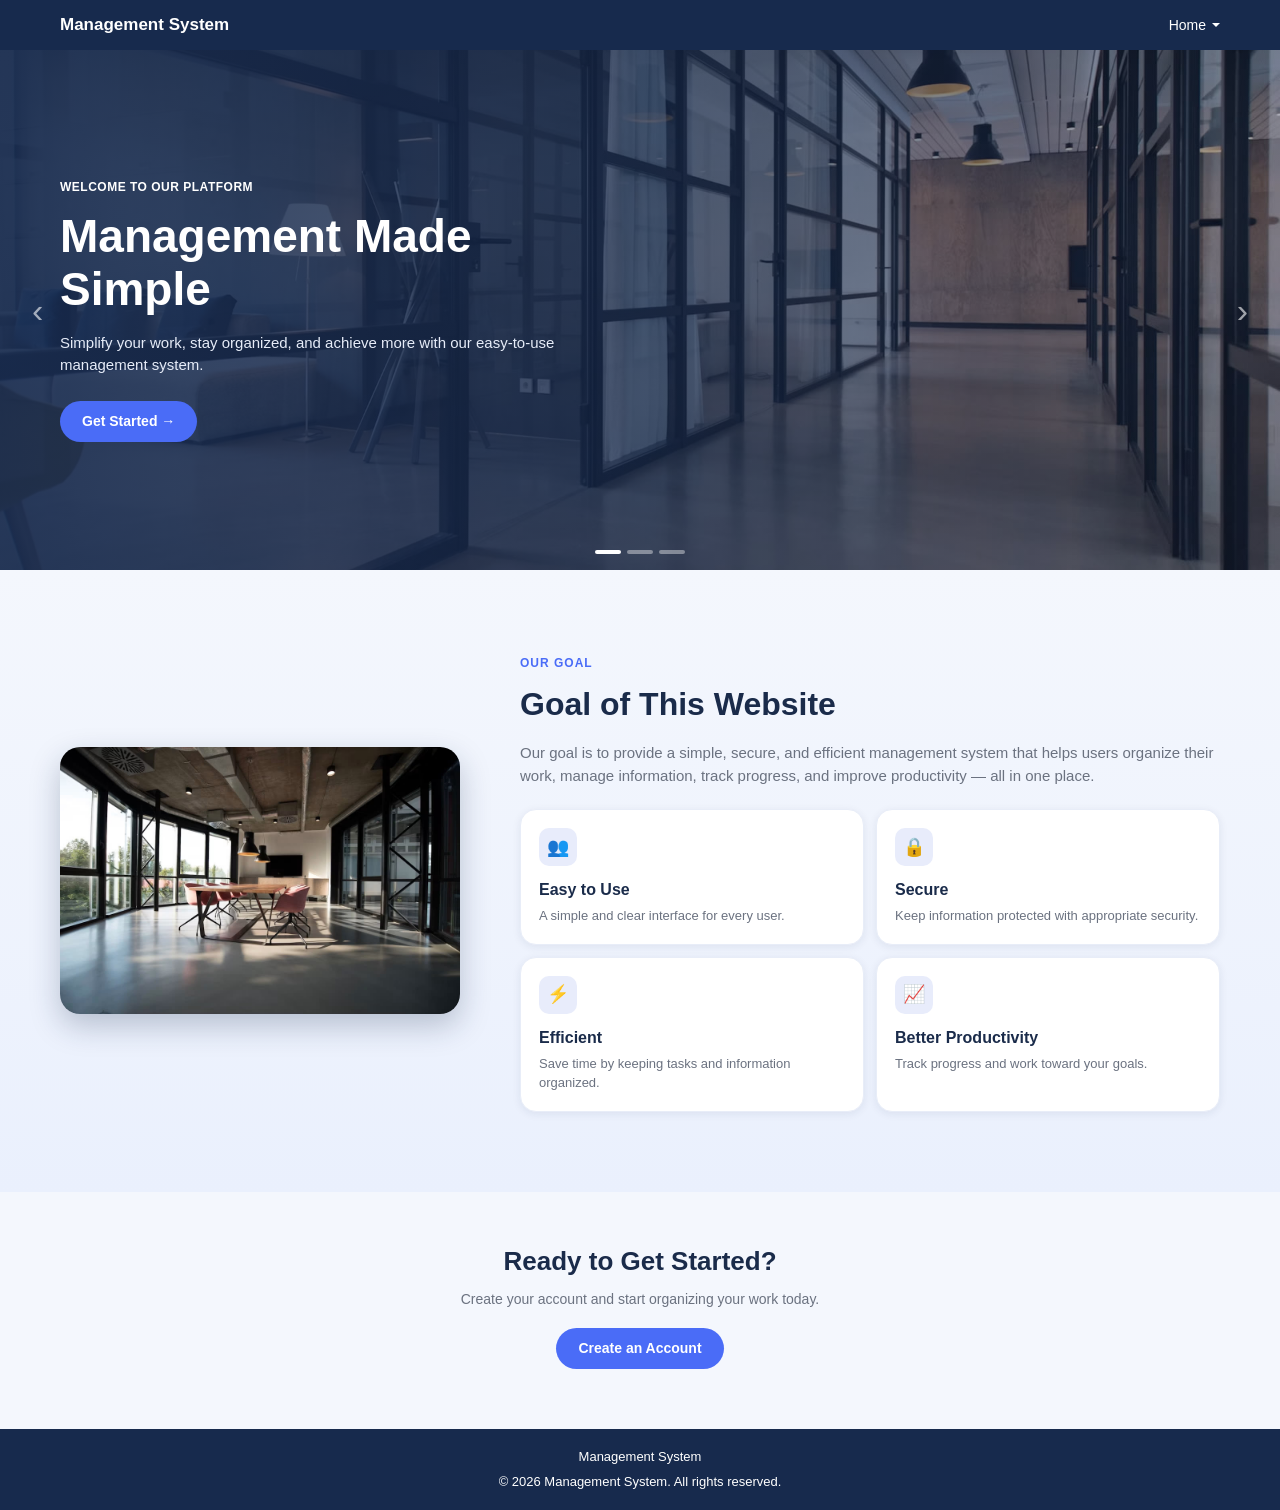
<file: index.html>
<!DOCTYPE html>
<html lang="en"><head><meta charset="UTF-8"><meta name="viewport" content="width=device-width,initial-scale=1">
<title>Management System</title><link rel="stylesheet" href="style.css"></head>
<body>
<header class="navbar"><div class="container"><a class="brand" href="index.html">Management System</a><div class="nav-item"><a href="#" onclick="return false">Home</a><div class="dropdown"><a href="login.html">Login</a><a href="register.html">Sign Up</a><a href="help.html">Help</a></div></div></div></header>
<section class="carousel">
 <div class="slide" style="background-image:url(images/hero-corridor.jpg)"><div class="container"><span class="tag">Welcome to our platform</span><h1>Management Made Simple</h1><p>Simplify your work, stay organized, and achieve more with our easy-to-use management system.</p><div><a class="btn" href="register.html">Get Started →</a></div></div></div>
 <div class="slide" style="background-image:url(images/hero-team.jpg)"><div class="container"><span class="tag">Work Together</span><h1>Better Team Collaboration</h1><p>Keep your team connected, organize responsibilities, and manage tasks in one convenient place.</p><div><a class="btn" href="register.html">Join Us →</a></div></div></div>
 <div class="slide" style="background-image:url(images/hero-tasks.jpg)"><div class="container"><span class="tag">Work Smarter</span><h1>Achieve Your Goals</h1><p>Track progress, manage information, and improve productivity with a clear and organized workflow.</p><div><a class="btn" href="login.html">Login Now →</a></div></div></div>
 <button class="arrow prev" aria-label="Previous">‹</button><button class="arrow next" aria-label="Next">›</button>
 <div class="dots"><button aria-label="Slide 1"></button><button aria-label="Slide 2"></button><button aria-label="Slide 3"></button></div>
</section>
<section class="goal"><div class="container">
 <div class="goal-img"><img src="images/goal.jpg" alt="Meeting room"></div>
 <div class="goal-text"><span class="eyebrow">Our Goal</span><h2>Goal of This Website</h2>
  <p>Our goal is to provide a simple, secure, and efficient management system that helps users organize their work, manage information, track progress, and improve productivity — all in one place.</p>
  <div class="features">
   <div class="feature"><div class="icon">👥</div><h3>Easy to Use</h3><p>A simple and clear interface for every user.</p></div>
   <div class="feature"><div class="icon">🔒</div><h3>Secure</h3><p>Keep information protected with appropriate security.</p></div>
   <div class="feature"><div class="icon">⚡</div><h3>Efficient</h3><p>Save time by keeping tasks and information organized.</p></div>
   <div class="feature"><div class="icon">📈</div><h3>Better Productivity</h3><p>Track progress and work toward your goals.</p></div>
  </div></div>
</div></section>
<section class="cta"><h2>Ready to Get Started?</h2><p>Create your account and start organizing your work today.</p><a class="btn" href="register.html">Create an Account</a></section>
<footer class="footer big"><strong>Management System</strong>© 2026 Management System. All rights reserved.</footer>
<script src="script.js"></script></body></html>
</file>
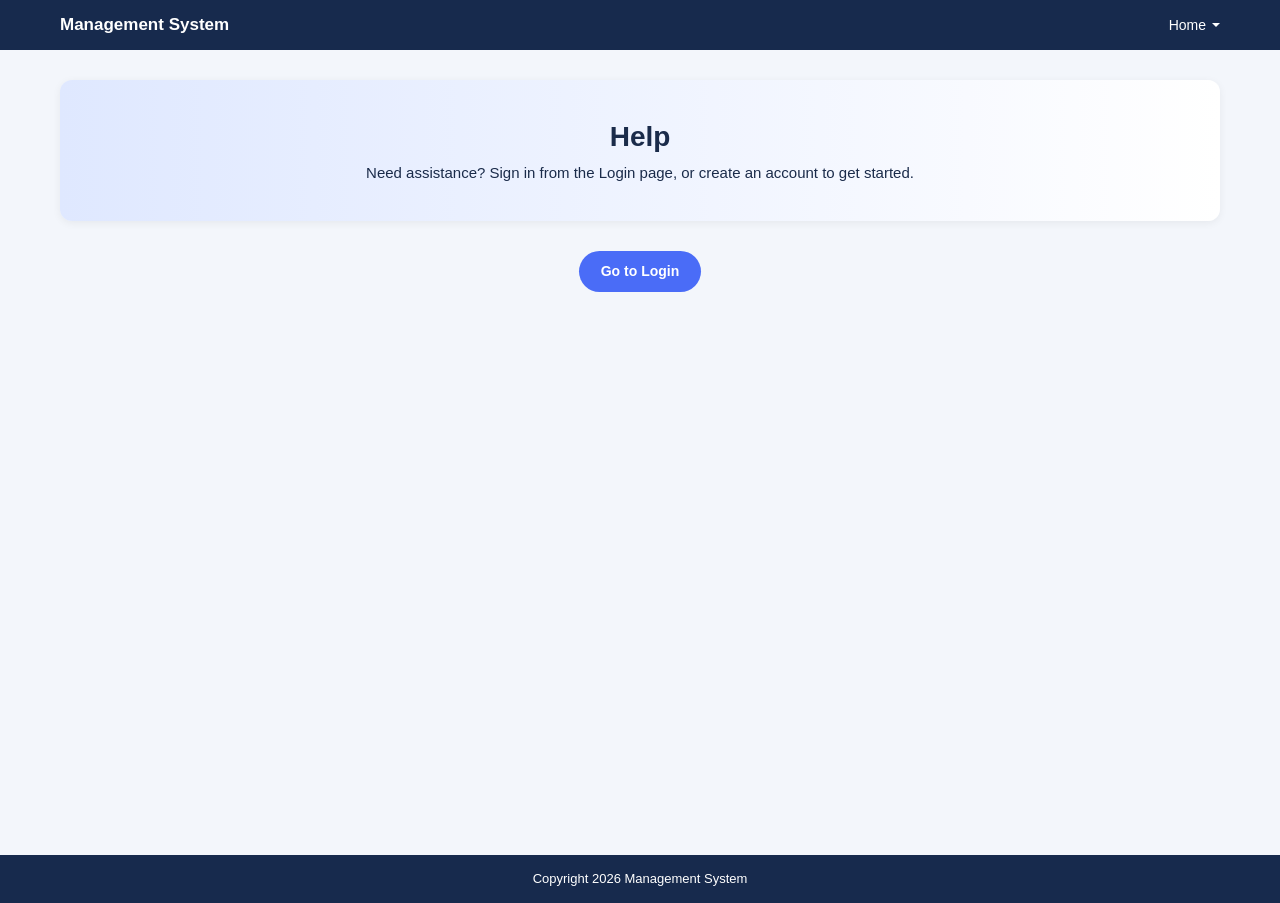
<file: help.html>
<!DOCTYPE html>
<html lang="en"><head><meta charset="UTF-8"><meta name="viewport" content="width=device-width,initial-scale=1">
<title>Help - Management System</title><link rel="stylesheet" href="style.css"></head>
<body>
<header class="navbar"><div class="container"><a class="brand" href="index.html">Management System</a><div class="nav-item"><a href="#" onclick="return false">Home</a><div class="dropdown"><a href="login.html">Login</a><a href="register.html">Sign Up</a><a href="help.html">Help</a></div></div></div></header>
<main class="page"><div class="container"><section class="welcome"><h1>Help</h1><p>Need assistance? Sign in from the Login page, or create an account to get started.</p></section>
<p style="text-align:center;margin-top:30px"><a class="btn" href="login.html">Go to Login</a></p></div></main>
<footer class="footer">Copyright 2026 Management System</footer></body></html>
</file>
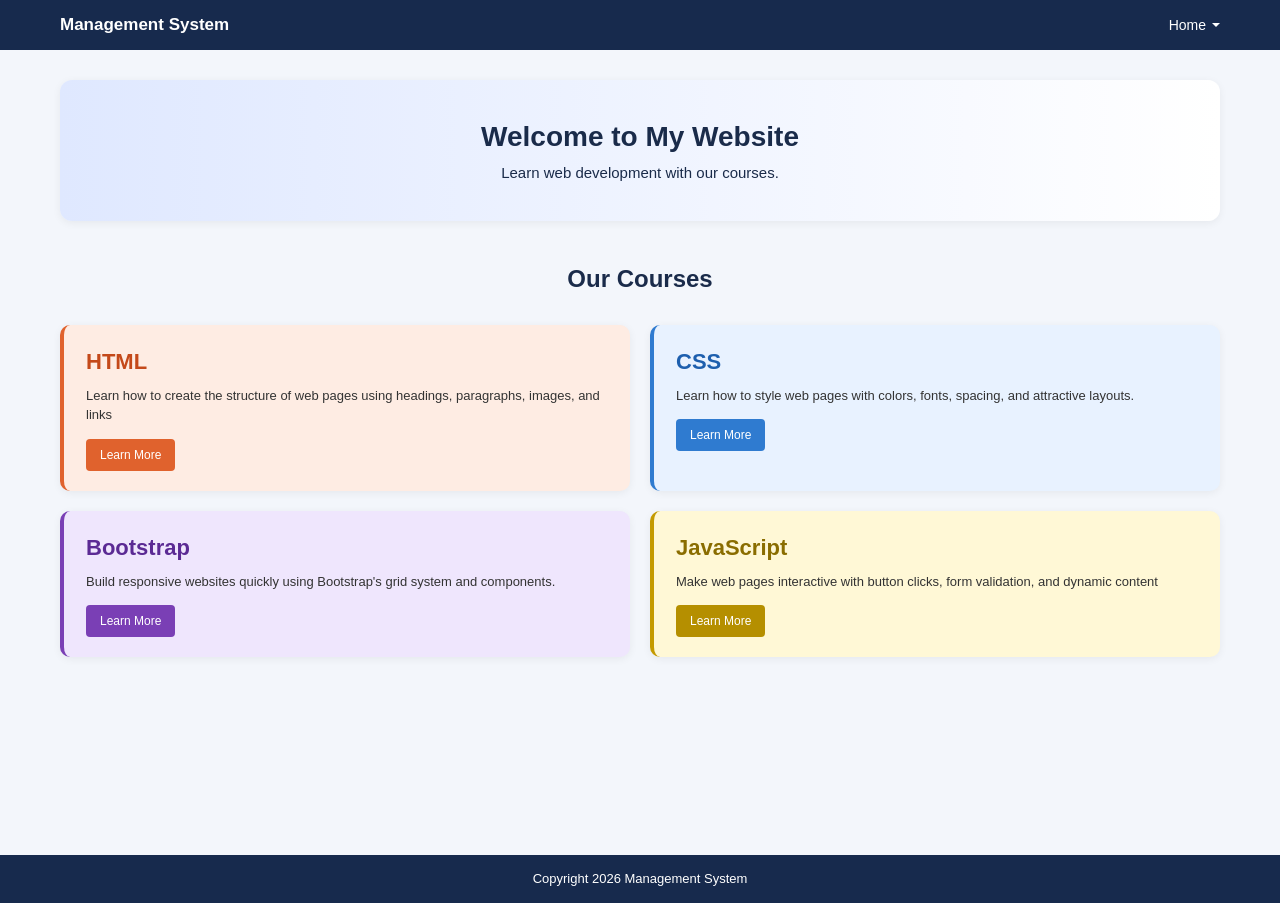
<file: home.html>
<!DOCTYPE html>
<html lang="en"><head><meta charset="UTF-8"><meta name="viewport" content="width=device-width,initial-scale=1">
<title>Home - Management System</title><link rel="stylesheet" href="style.css"></head>
<body>
<header class="navbar"><div class="container"><a class="brand" href="index.html">Management System</a><div class="nav-item"><a href="#" onclick="return false">Home</a><div class="dropdown"><a href="login.html">Login</a><a href="register.html">Sign Up</a><a href="help.html">Help</a></div></div></div></header>
<main class="page"><div class="container">
 <section class="welcome"><h1>Welcome to My Website</h1><p>Learn web development with our courses.</p></section>
 <h2 class="title">Our Courses</h2>
 <div class="courses">
  <div class="course html"><h3>HTML</h3><p>Learn how to create the structure of web pages using headings, paragraphs, images, and links</p><a href="#">Learn More</a></div>
  <div class="course css"><h3>CSS</h3><p>Learn how to style web pages with colors, fonts, spacing, and attractive layouts.</p><a href="#">Learn More</a></div>
  <div class="course bs"><h3>Bootstrap</h3><p>Build responsive websites quickly using Bootstrap's grid system and components.</p><a href="#">Learn More</a></div>
  <div class="course js"><h3>JavaScript</h3><p>Make web pages interactive with button clicks, form validation, and dynamic content</p><a href="#">Learn More</a></div>
 </div></div></main>
<footer class="footer">Copyright 2026 Management System</footer>
</body></html>
</file>
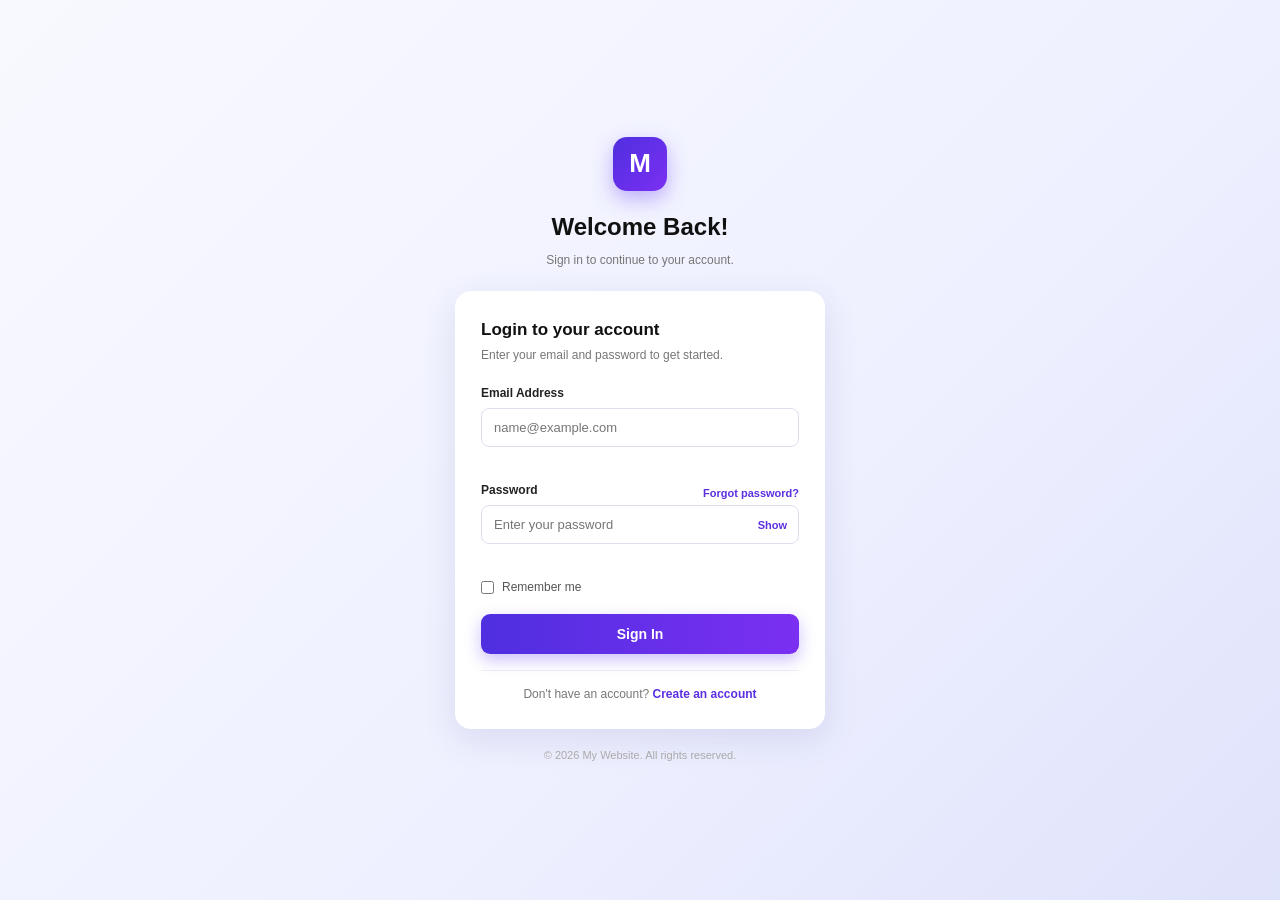
<file: login.html>
<!DOCTYPE html>
<html lang="en"><head><meta charset="UTF-8"><meta name="viewport" content="width=device-width,initial-scale=1">
<title>Login - Management System</title><link rel="stylesheet" href="style.css"></head>
<body class="auth">
<div class="logo">M</div><h1>Welcome Back!</h1><p class="sub">Sign in to continue to your account.</p>
<div class="card">
 <h2>Login to your account</h2><p class="desc">Enter your email and password to get started.</p>
 <form id="loginForm" novalidate>
  <div class="field"><label for="email">Email Address</label><div class="input"><input id="email" type="email" placeholder="name@example.com"></div><div class="error" id="emailErr"></div></div>
  <div class="field"><div class="row"><label for="password">Password</label><a href="help.html">Forgot password?</a></div><div class="input"><input id="password" type="password" placeholder="Enter your password"><button type="button" class="show" id="toggle">Show</button></div><div class="error" id="pwErr"></div></div>
  <label class="remember"><input type="checkbox"> Remember me</label>
  <button class="signin" type="submit">Sign In</button>
 </form>
 <div class="switch">Don't have an account? <a href="register.html">Create an account</a></div>
</div>
<p class="copy">© 2026 My Website. All rights reserved.</p>
<script>
var pw=document.getElementById('password'),t=document.getElementById('toggle');
t.onclick=function(){var s=pw.type==='password';pw.type=s?'text':'password';t.textContent=s?'Hide':'Show'};
document.getElementById('loginForm').addEventListener('submit',function(e){
 e.preventDefault();
 var em=document.getElementById('email').value.trim(),p=pw.value,ok=true;
 var ee=document.getElementById('emailErr'),pe=document.getElementById('pwErr');ee.textContent='';pe.textContent='';
 if(!/^[^\s@]+@[^\s@]+\.[^\s@]+$/.test(em)){ee.textContent='Please enter a valid email address.';ok=false}
 if(!p){pe.textContent='Please enter your password.';ok=false}
 if(ok){alert('Login successful');location.href='home.html'}
});
</script></body></html>
</file>
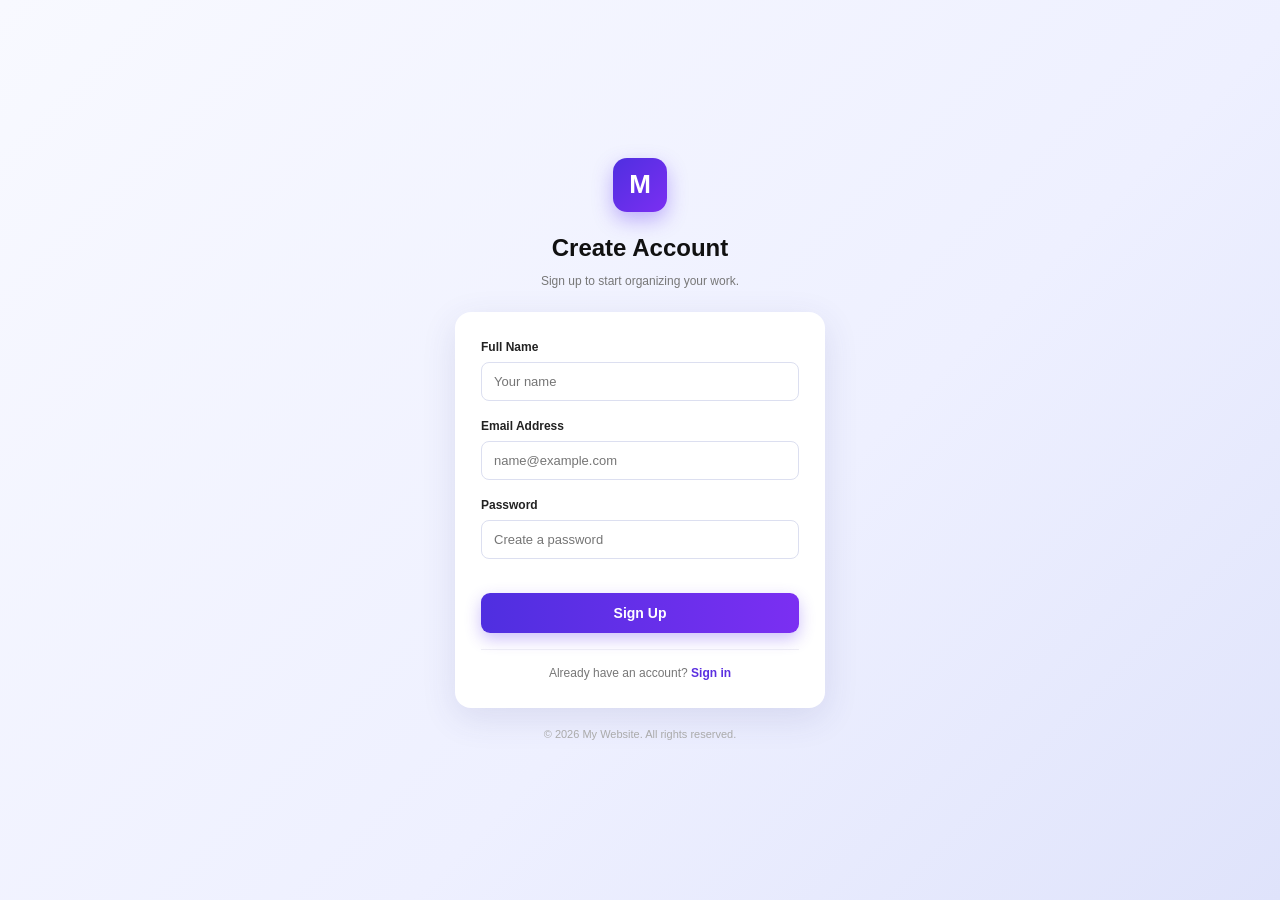
<file: register.html>
<!DOCTYPE html>
<html lang="en"><head><meta charset="UTF-8"><meta name="viewport" content="width=device-width,initial-scale=1">
<title>Sign Up - Management System</title><link rel="stylesheet" href="style.css"></head>
<body class="auth">
<div class="logo">M</div><h1>Create Account</h1><p class="sub">Sign up to start organizing your work.</p>
<div class="card">
 <form id="f" novalidate>
  <div class="field"><label for="n">Full Name</label><div class="input"><input id="n" type="text" placeholder="Your name"></div></div>
  <div class="field"><label for="e">Email Address</label><div class="input"><input id="e" type="email" placeholder="name@example.com"></div></div>
  <div class="field"><label for="p">Password</label><div class="input"><input id="p" type="password" placeholder="Create a password"></div><div class="error" id="err"></div></div>
  <button class="signin" type="submit">Sign Up</button>
 </form>
 <div class="switch">Already have an account? <a href="login.html">Sign in</a></div>
</div>
<p class="copy">© 2026 My Website. All rights reserved.</p>
<script>document.getElementById('f').addEventListener('submit',function(e){e.preventDefault();
var n=document.getElementById('n').value.trim(),m=document.getElementById('e').value.trim(),p=document.getElementById('p').value,er=document.getElementById('err');
if(!n||!/^[^\s@]+@[^\s@]+\.[^\s@]+$/.test(m)||p.length<6){er.textContent='Enter a name, valid email and a password of 6+ characters.';return}
alert('Account created');location.href='login.html'});</script></body></html>
</file>
<file: style.css>
* {
    box-sizing: border-box;
    margin: 0;
    padding: 0;
}

body {
    font-family: Arial, Helvetica, sans-serif;
    color: #1a2b4a;
    background: #f3f6fb;
    line-height: 1.5;
}

a {
    text-decoration: none;
    color: inherit;
}

.container {
    max-width: 1200px;
    margin: 0 auto;
    padding: 0 20px;
}

.navbar {
    background: #172a4d;
    position: sticky;
    top: 0;
    z-index: 50;
}

.navbar .container {
    display: flex;
    align-items: center;
    justify-content: space-between;
    height: 50px;
}

.brand {
    color: #fff;
    font-weight: 700;
    font-size: 17px;
}

.nav-item {
    position: relative;
    height: 50px;
    display: flex;
    align-items: center;
}

.nav-item>a {
    color: #fff;
    font-size: 14px;
    display: flex;
    align-items: center;
    gap: 6px;
}

.nav-item>a:hover {
    color: #7fb8ff;
}

.nav-item>a::after {
    content: "";
    border: 4px solid transparent;
    border-top-color: currentColor;
    margin-top: 4px;
}

.dropdown {
    position: absolute;
    right: 0;
    top: 44px;
    background: #fff;
    border-radius: 12px;
    box-shadow: 0 8px 24px rgba(0, 0, 0, .2);
    padding: 8px 0;
    min-width: 140px;
    display: none;
}

.nav-item:hover .dropdown,
.nav-item:focus-within .dropdown {
    display: block;
}

.dropdown a {
    display: block;
    padding: 7px 18px;
    color: #222;
    font-size: 14px;
}

.dropdown a:hover {
    background: #eef2fb;
}

.carousel {
    position: relative;
    height: 520px;
    overflow: hidden;
    background: #172a4d;
}

.slide {
    position: absolute;
    inset: 0;
    opacity: 0;
    transition: opacity .8s ease;
    background-size: cover;
    background-position: center;
}

.slide.active {
    opacity: 1;
}

.slide::before {
    content: "";
    position: absolute;
    inset: 0;
    background: linear-gradient(90deg, rgba(23, 42, 77, .92) 0%, rgba(23, 42, 77, .75) 45%, rgba(23, 42, 77, .35) 100%);
}

.slide .container {
    position: relative;
    height: 100%;
    display: flex;
    flex-direction: column;
    justify-content: center;
    color: #fff;
}

.slide .tag {
    font-size: 12px;
    font-weight: 700;
    letter-spacing: .5px;
    text-transform: uppercase;
    margin-bottom: 14px;
}

.slide h1 {
    font-size: 46px;
    line-height: 1.15;
    max-width: 520px;
    margin-bottom: 16px;
}

.slide p {
    max-width: 520px;
    font-size: 15px;
    color: #e6ecf8;
    margin-bottom: 24px;
}

.btn {
    display: inline-block;
    background: #4a6cf7;
    color: #fff;
    border: 0;
    border-radius: 999px;
    padding: 10px 22px;
    font-size: 14px;
    font-weight: 700;
    cursor: pointer;
    transition: .2s;
}

.btn:hover {
    background: #3555e0;
    transform: translateY(-1px);
}

.arrow {
    position: absolute;
    top: 50%;
    transform: translateY(-50%);
    background: none;
    border: 0;
    color: #fff;
    font-size: 34px;
    cursor: pointer;
    opacity: .6;
    z-index: 5;
    padding: 10px;
}

.arrow:hover {
    opacity: 1;
}

.arrow.prev {
    left: 22px;
}

.arrow.next {
    right: 22px;
}

.dots {
    position: absolute;
    bottom: 16px;
    left: 50%;
    transform: translateX(-50%);
    display: flex;
    gap: 6px;
    z-index: 5;
}

.dots button {
    width: 26px;
    height: 4px;
    border: 0;
    border-radius: 2px;
    background: rgba(255, 255, 255, .4);
    cursor: pointer;
}

.dots button.active {
    background: #fff;
}

.goal {
    background: linear-gradient(180deg, #f4f7fd, #eaf0fd);
    padding: 80px 0;
}

.goal .container {
    display: flex;
    align-items: center;
    gap: 60px;
}

.goal-img {
    flex: 0 0 400px;
}

.goal-img img {
    width: 100%;
    border-radius: 20px;
    box-shadow: 0 12px 30px rgba(23, 42, 77, .25);
    display: block;
}

.goal-text {
    flex: 1;
}

.eyebrow {
    color: #4a6cf7;
    font-size: 12px;
    font-weight: 700;
    letter-spacing: 1px;
    text-transform: uppercase;
}

.goal-text h2 {
    font-size: 32px;
    margin: 6px 0 14px;
}

.goal-text>p {
    color: #6b7280;
    font-size: 15px;
    margin-bottom: 22px;
}

.features {
    display: grid;
    grid-template-columns: 1fr 1fr;
    gap: 12px;
}

.feature {
    background: #fff;
    border-radius: 16px;
    padding: 18px;
    box-shadow: 0 2px 8px rgba(23, 42, 77, .08);
    border: 1px solid #e8edf8;
    transition: .2s;
}

.feature:hover {
    transform: translateY(-3px);
    box-shadow: 0 8px 20px rgba(23, 42, 77, .12);
}

.icon {
    width: 38px;
    height: 38px;
    border-radius: 10px;
    background: #e8ecfb;
    display: flex;
    align-items: center;
    justify-content: center;
    font-size: 18px;
    margin-bottom: 12px;
}

.feature h3 {
    font-size: 16px;
    margin-bottom: 4px;
}

.feature p {
    font-size: 13px;
    color: #6b7280;
}


.cta {
    text-align: center;
    padding: 50px 20px 60px;
    background: #f4f7fd;
}

.cta h2 {
    font-size: 26px;
    margin-bottom: 8px;
}

.cta p {
    color: #6b7280;
    font-size: 14px;
    margin-bottom: 18px;
}

.footer {
    background: #172a4d;
    color: #fff;
    text-align: center;
    font-size: 13px;
    padding: 14px 20px;
}

.footer.big {
    padding: 18px 20px;
}

.footer.big strong {
    display: block;
    font-weight: 400;
    margin-bottom: 6px;
}

.page {
    padding: 30px 0 40px;
    min-height: calc(100vh - 50px - 45px);
}

.welcome {
    background: linear-gradient(90deg, #dfe8ff, #fff);
    border-radius: 12px;
    text-align: center;
    padding: 36px 20px;
    box-shadow: 0 2px 8px rgba(0, 0, 0, .06);
}

.welcome h1 {
    font-size: 28px;
}

.welcome p {
    font-size: 15px;
    margin-top: 4px;
}

.page h2.title {
    text-align: center;
    font-size: 24px;
    margin: 40px 0 28px;
}

.courses {
    display: grid;
    grid-template-columns: 1fr 1fr;
    gap: 20px;
}

.course {
    border-radius: 10px;
    padding: 20px 22px;
    border-left: 4px solid;
    box-shadow: 0 2px 8px rgba(0, 0, 0, .06);
    transition: .2s;
}

.course:hover {
    transform: translateY(-3px);
    box-shadow: 0 8px 18px rgba(0, 0, 0, .12);
}

.course h3 {
    font-size: 22px;
    margin-bottom: 8px;
}

.course p {
    font-size: 13px;
    color: #333;
    margin-bottom: 14px;
}

.course a {
    display: inline-block;
    color: #fff;
    font-size: 12px;
    padding: 7px 14px;
    border-radius: 4px;
}

.course.html {
    background: #feece3;
    border-color: #e0622d;
}

.course.html h3 {
    color: #c4491a;
}

.course.html a {
    background: #e0622d;
}

.course.css {
    background: #e8f2ff;
    border-color: #2f7bd0;
}

.course.css h3 {
    color: #1d5fae;
}

.course.css a {
    background: #2f7bd0;
}

.course.bs {
    background: #efe6fd;
    border-color: #7a3fb5;
}

.course.bs h3 {
    color: #5b2a94;
}

.course.bs a {
    background: #7a3fb5;
}

.course.js {
    background: #fff8d6;
    border-color: #c49a00;
}

.course.js h3 {
    color: #8a6d00;
}

.course.js a {
    background: #b58f00;
}

.course a:hover {
    filter: brightness(.9);
}

.auth {
    min-height: 100vh;
    display: flex;
    flex-direction: column;
    align-items: center;
    justify-content: center;
    padding: 30px 16px;
    background: linear-gradient(135deg, #f8f9ff 0%, #eef0ff 60%, #dfe3fb 100%);
    font-family: Inter, Arial, sans-serif;
}

.logo {
    width: 54px;
    height: 54px;
    border-radius: 14px;
    background: linear-gradient(135deg, #4f2fe0, #7b2ff2);
    color: #fff;
    font-size: 26px;
    font-weight: 800;
    display: flex;
    align-items: center;
    justify-content: center;
    box-shadow: 0 8px 20px rgba(91, 47, 240, .35);
    margin-bottom: 18px;
}

.auth h1 {
    font-size: 24px;
    color: #111;
}

.auth .sub {
    font-size: 12px;
    color: #777;
    margin: 6px 0 22px;
}

.card {
    background: #fff;
    width: 100%;
    max-width: 370px;
    border-radius: 16px;
    padding: 26px;
    box-shadow: 0 10px 35px rgba(60, 60, 130, .12);
}

.card h2 {
    font-size: 17px;
    color: #111;
    margin-bottom: 4px;
}

.card .desc {
    font-size: 12px;
    color: #777;
    margin-bottom: 20px;
}

.field {
    margin-bottom: 16px;
}

.field label {
    font-size: 12px;
    font-weight: 700;
    color: #222;
    display: block;
    margin-bottom: 6px;
}

.row {
    display: flex;
    justify-content: space-between;
    align-items: center;
}

.row a {
    font-size: 11px;
    font-weight: 700;
    color: #5b2fe0;
}

.input {
    position: relative;
}

.input input {
    width: 100%;
    padding: 11px 12px;
    border: 1.5px solid #dcdff0;
    border-radius: 8px;
    font-size: 13px;
    background: #fff;
    outline: none;
    transition: .2s;
}

.input input:focus {
    border-color: #7b4cf2;
    box-shadow: 0 0 0 3px rgba(123, 76, 242, .15);
}

.input input:not(:placeholder-shown) {
    background: #eaf0ff;
}

.input .show {
    position: absolute;
    right: 12px;
    top: 50%;
    transform: translateY(-50%);
    background: none;
    border: 0;
    font-size: 11px;
    font-weight: 700;
    color: #5b2fe0;
    cursor: pointer;
}

.error {
    color: #d93025;
    font-size: 11px;
    margin-top: 4px;
    min-height: 14px;
}

.remember {
    display: flex;
    align-items: center;
    gap: 8px;
    font-size: 12px;
    color: #555;
    margin-bottom: 18px;
}

.signin {
    width: 100%;
    border: 0;
    border-radius: 9px;
    padding: 12px;
    color: #fff;
    font-weight: 700;
    font-size: 14px;
    background: linear-gradient(90deg, #4f2fe0, #7b2ff2);
    cursor: pointer;
    box-shadow: 0 6px 16px rgba(91, 47, 240, .3);
    transition: .2s;
}

.signin:hover {
    filter: brightness(1.08);
    transform: translateY(-1px);
}

.switch {
    text-align: center;
    font-size: 12px;
    color: #777;
    margin-top: 16px;
    padding-top: 14px;
    border-top: 1px solid #f0f0f5;
}

.switch a {
    color: #5b2fe0;
    font-weight: 700;
}

.copy {
    margin-top: 18px;
    font-size: 11px;
    color: #aaa;
}

@media(max-width:820px) {
    .goal .container {
        flex-direction: column;
    }
    .goal-img {
        flex: none;
        width: 100%;
    }
    .slide h1 {
        font-size: 32px;
    }
    .carousel {
        height: 460px;
    }
    .courses,
    .features {
        grid-template-columns: 1fr;
    }
}
</file>
